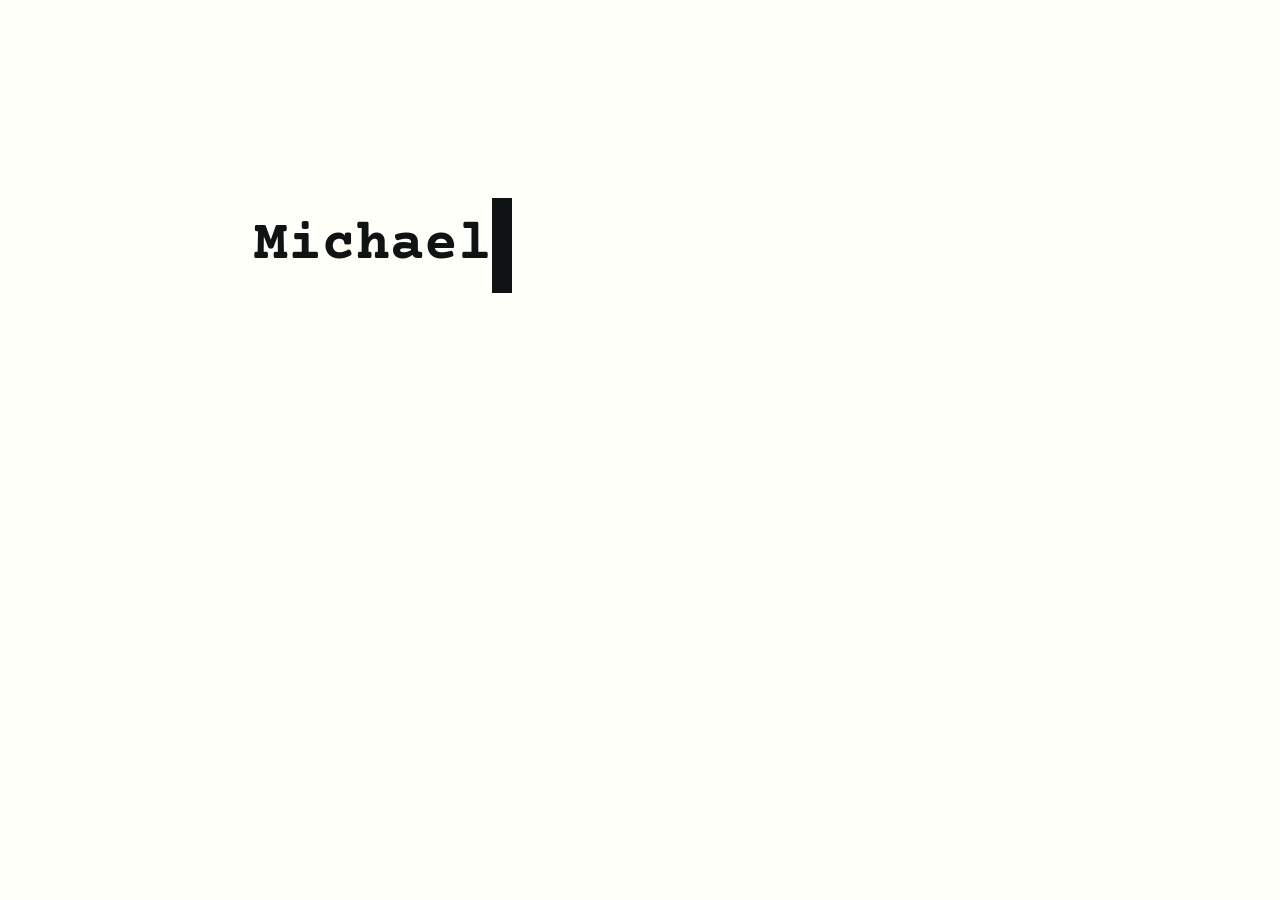
<file: index.html>
<!DOCTYPE html>
<html lang="en">
<head>
  <meta charset="UTF-8">
  <meta name="viewport" content="width=device-width, initial-scale=1.0">
  <title>Michael Mansour</title>
  <link rel="preconnect" href="https://fonts.googleapis.com">
  <link rel="preconnect" href="https://fonts.gstatic.com" crossorigin>
  <link href="https://fonts.googleapis.com/css2?family=Courier+Prime:ital,wght@0,400;0,700;1,400;1,700&display=swap" rel="stylesheet">
  <link rel="stylesheet" href="style.css">
</head>
<body>
  <div class="container">

    <header class="hero">
      <h1 class="typewriter" id="typewriter"></h1>
      <div class="hero-row">
        <div class="hero-text">
          <p class="subtitle" id="subtitle"></p>
          <div class="hero-links" id="hero-links">
            Socials: <a href="https://github.com/Mike-Mans" target="_blank" rel="noopener">GitHub</a>
            <span class="sep">/</span>
            <a href="https://www.linkedin.com/in/2004-michael-mansour/" target="_blank" rel="noopener">LinkedIn</a>
            <br>
            Email: <a href="mailto:michael@suminnovation.xyz">michael@suminnovation.xyz</a>
            <br>
            SUM Chain: <a href="https://sumchain.io/" target="_blank" rel="noopener">MMwxCo6U35xubBLi6N3ouktKiT7FM2gFE</a>
          </div>
        </div>
        <img src="Michael_Mansour.png" alt="Michael Mansour" class="avatar" id="avatar">
      </div>
    </header>

    <nav id="nav" class="nav hidden">
      <a href="portfolio.html">Portfolio</a>
      <a href="experience.html">Experience</a>
      <a href="cv.html">Resume/CV</a>
    </nav>

    <footer id="footer" class="hidden">
      <p>&copy; 2026 Michael Mansour</p>
    </footer>

  </div>

  <script src="script.js"></script>
</body>
</html>
</file>
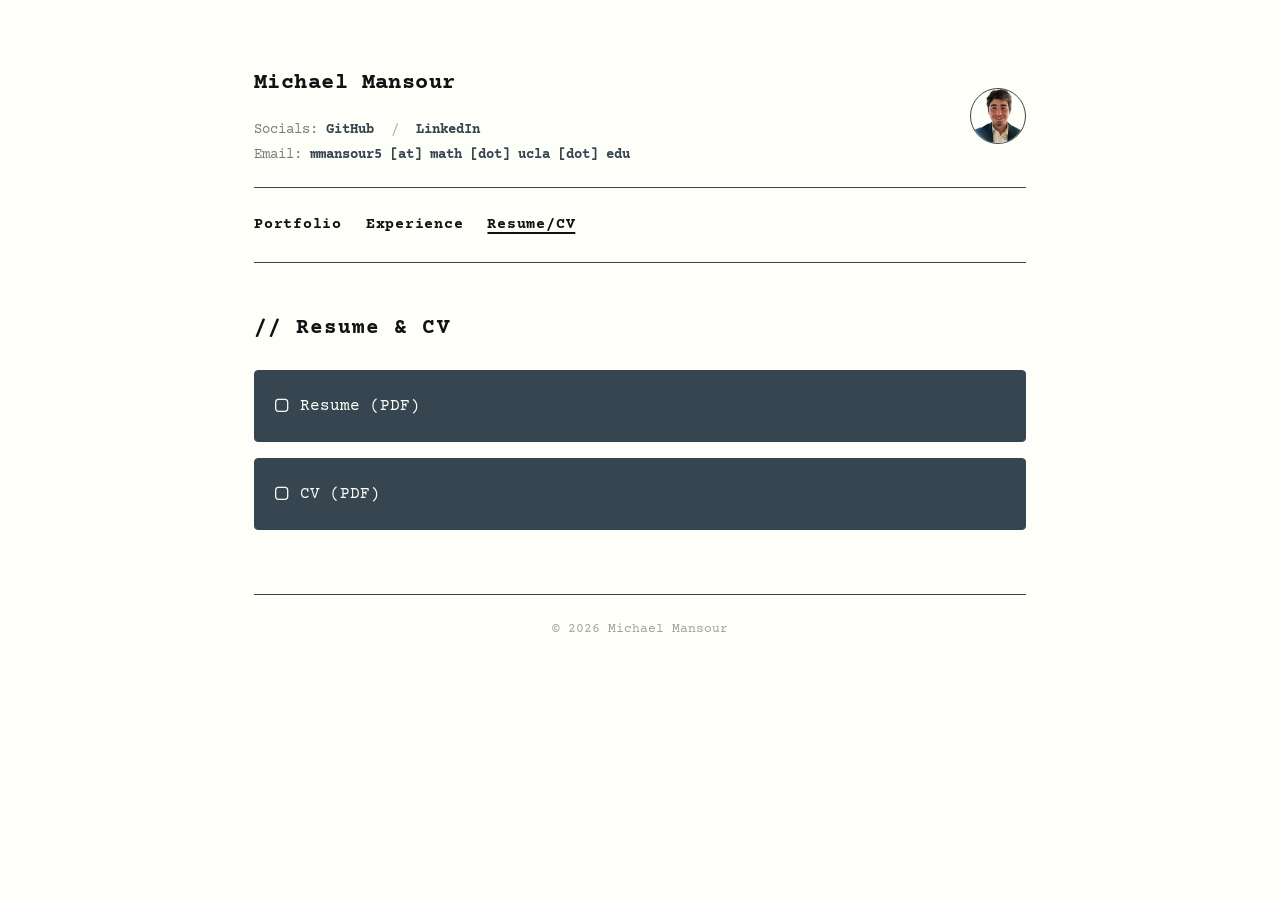
<file: cv.html>
<!DOCTYPE html>
<html lang="en">
<head>
  <meta charset="UTF-8">
  <meta name="viewport" content="width=device-width, initial-scale=1.0">
  <title>Resume/CV &mdash; Michael Mansour</title>
  <link rel="preconnect" href="https://fonts.googleapis.com">
  <link rel="preconnect" href="https://fonts.gstatic.com" crossorigin>
  <link href="https://fonts.googleapis.com/css2?family=Courier+Prime:ital,wght@0,400;0,700;1,400;1,700&display=swap" rel="stylesheet">
  <link rel="stylesheet" href="style.css">
</head>
<body>
  <div class="container">

    <header class="page-header">
      <div class="page-header-text">
        <a href="index.html" class="page-name">Michael Mansour</a>
        <div class="hero-links visible">
          Socials: <a href="https://github.com/Mike-Mans" target="_blank" rel="noopener">GitHub</a>
          <span class="sep">/</span>
          <a href="https://www.linkedin.com/in/2004-michael-mansour/" target="_blank" rel="noopener">LinkedIn</a>
          <br>
          Email: <a href="mailto:mmansour5@math.ucla.edu">mmansour5 [at] math [dot] ucla [dot] edu</a>
        </div>
      </div>
      <img src="Michael_Mansour.png" alt="Michael Mansour" class="avatar avatar--small">
    </header>

    <nav class="nav">
      <a href="portfolio.html">Portfolio</a>
      <a href="experience.html">Experience</a>
      <a href="cv.html" class="active">Resume/CV</a>
    </nav>

    <main>

      <section class="section">
        <h2>// Resume &amp; CV</h2>
        <div class="doc-links">
          <a href="docs/Resume.pdf" target="_blank" rel="noopener" class="doc-link">
            <span class="doc-icon">&#9634;</span>
            <span>Resume (PDF)</span>
          </a>
          <a href="docs/CV.pdf" target="_blank" rel="noopener" class="doc-link">
            <span class="doc-icon">&#9634;</span>
            <span>CV (PDF)</span>
          </a>
        </div>
      </section>

    </main>

    <footer>
      <p>&copy; 2026 Michael Mansour</p>
    </footer>

  </div>

  <script src="script.js"></script>
</body>
</html>
</file>
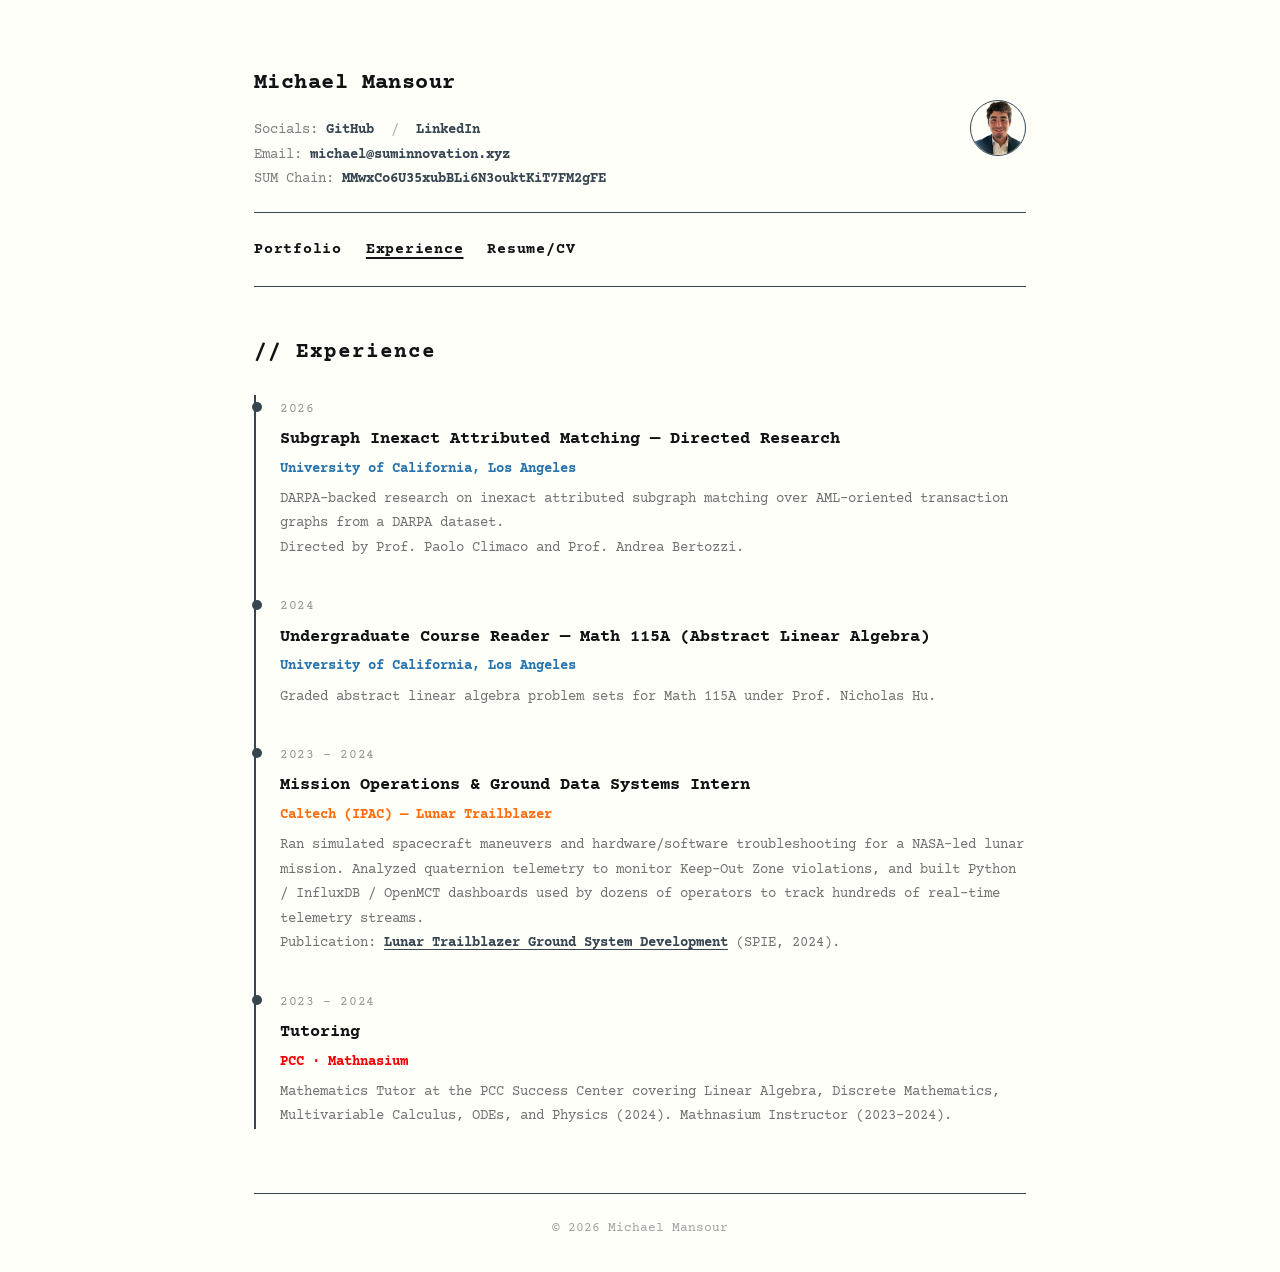
<file: experience.html>
<!DOCTYPE html>
<html lang="en">
<head>
  <meta charset="UTF-8">
  <meta name="viewport" content="width=device-width, initial-scale=1.0">
  <title>Experience &mdash; Michael Mansour</title>
  <link rel="preconnect" href="https://fonts.googleapis.com">
  <link rel="preconnect" href="https://fonts.gstatic.com" crossorigin>
  <link href="https://fonts.googleapis.com/css2?family=Courier+Prime:ital,wght@0,400;0,700;1,400;1,700&display=swap" rel="stylesheet">
  <link rel="stylesheet" href="style.css">
</head>
<body>
  <div class="container">

    <header class="page-header">
      <div class="page-header-text">
        <a href="index.html" class="page-name">Michael Mansour</a>
        <div class="hero-links visible">
          Socials: <a href="https://github.com/Mike-Mans" target="_blank" rel="noopener">GitHub</a>
          <span class="sep">/</span>
          <a href="https://www.linkedin.com/in/2004-michael-mansour/" target="_blank" rel="noopener">LinkedIn</a>
          <br>
          Email: <a href="mailto:michael@suminnovation.xyz">michael@suminnovation.xyz</a>
          <br>
          SUM Chain: <a href="https://sumchain.io/" target="_blank" rel="noopener">MMwxCo6U35xubBLi6N3ouktKiT7FM2gFE</a>
        </div>
      </div>
      <img src="Michael_Mansour.png" alt="Michael Mansour" class="avatar avatar--small">
    </header>

    <nav class="nav">
      <a href="portfolio.html">Portfolio</a>
      <a href="experience.html" class="active">Experience</a>
      <a href="cv.html">Resume/CV</a>
    </nav>

    <main>

      <section class="section">
        <h2>// Experience</h2>
        <div class="timeline">
          <div class="timeline-item">
            <span class="date">2026</span>
            <h3>Subgraph Inexact Attributed Matching &mdash; Directed Research</h3>
            <p class="company" style="color: #2774AE;">University of California, Los Angeles</p>
            <p>DARPA-backed research on inexact attributed subgraph matching over AML-oriented transaction graphs from a DARPA dataset.</p>
            <p>Directed by Prof. Paolo Climaco and Prof. Andrea Bertozzi.</p>
          </div>
          <div class="timeline-item">
            <span class="date">2024</span>
            <h3>Undergraduate Course Reader &mdash; Math 115A (Abstract Linear Algebra)</h3>
            <p class="company" style="color: #2774AE;">University of California, Los Angeles</p>
            <p>Graded abstract linear algebra problem sets for Math 115A under Prof. Nicholas Hu.</p>
          </div>
          <div class="timeline-item">
            <span class="date">2023 &ndash; 2024</span>
            <h3>Mission Operations &amp; Ground Data Systems Intern</h3>
            <p class="company" style="color: #FF6C0C;">Caltech (IPAC) &mdash; Lunar Trailblazer</p>
            <p>Ran simulated spacecraft maneuvers and hardware/software troubleshooting for a NASA-led lunar mission. Analyzed quaternion telemetry to monitor Keep-Out Zone violations, and built Python / InfluxDB / OpenMCT dashboards used by dozens of operators to track hundreds of real-time telemetry streams.</p>
            <p>Publication: <a href="https://www.spiedigitallibrary.org/conference-proceedings-of-spie/13098/130981K/Lunar-trailblazer-ground-system-development/10.1117/12.3027493.short?tab=ArticleLinkReference" target="_blank" rel="noopener">Lunar Trailblazer Ground System Development</a> (SPIE, 2024).</p>
          </div>
          <div class="timeline-item">
            <span class="date">2023 &ndash; 2024</span>
            <h3>Tutoring</h3>
            <p class="company" style="color: #F00000;">PCC &middot; Mathnasium</p>
            <p>Mathematics Tutor at the PCC Success Center covering Linear Algebra, Discrete Mathematics, Multivariable Calculus, ODEs, and Physics (2024). Mathnasium Instructor (2023&ndash;2024).</p>
          </div>
        </div>
      </section>

    </main>

    <footer>
      <p>&copy; 2026 Michael Mansour</p>
    </footer>

  </div>

  <script src="script.js"></script>
</body>
</html>
</file>
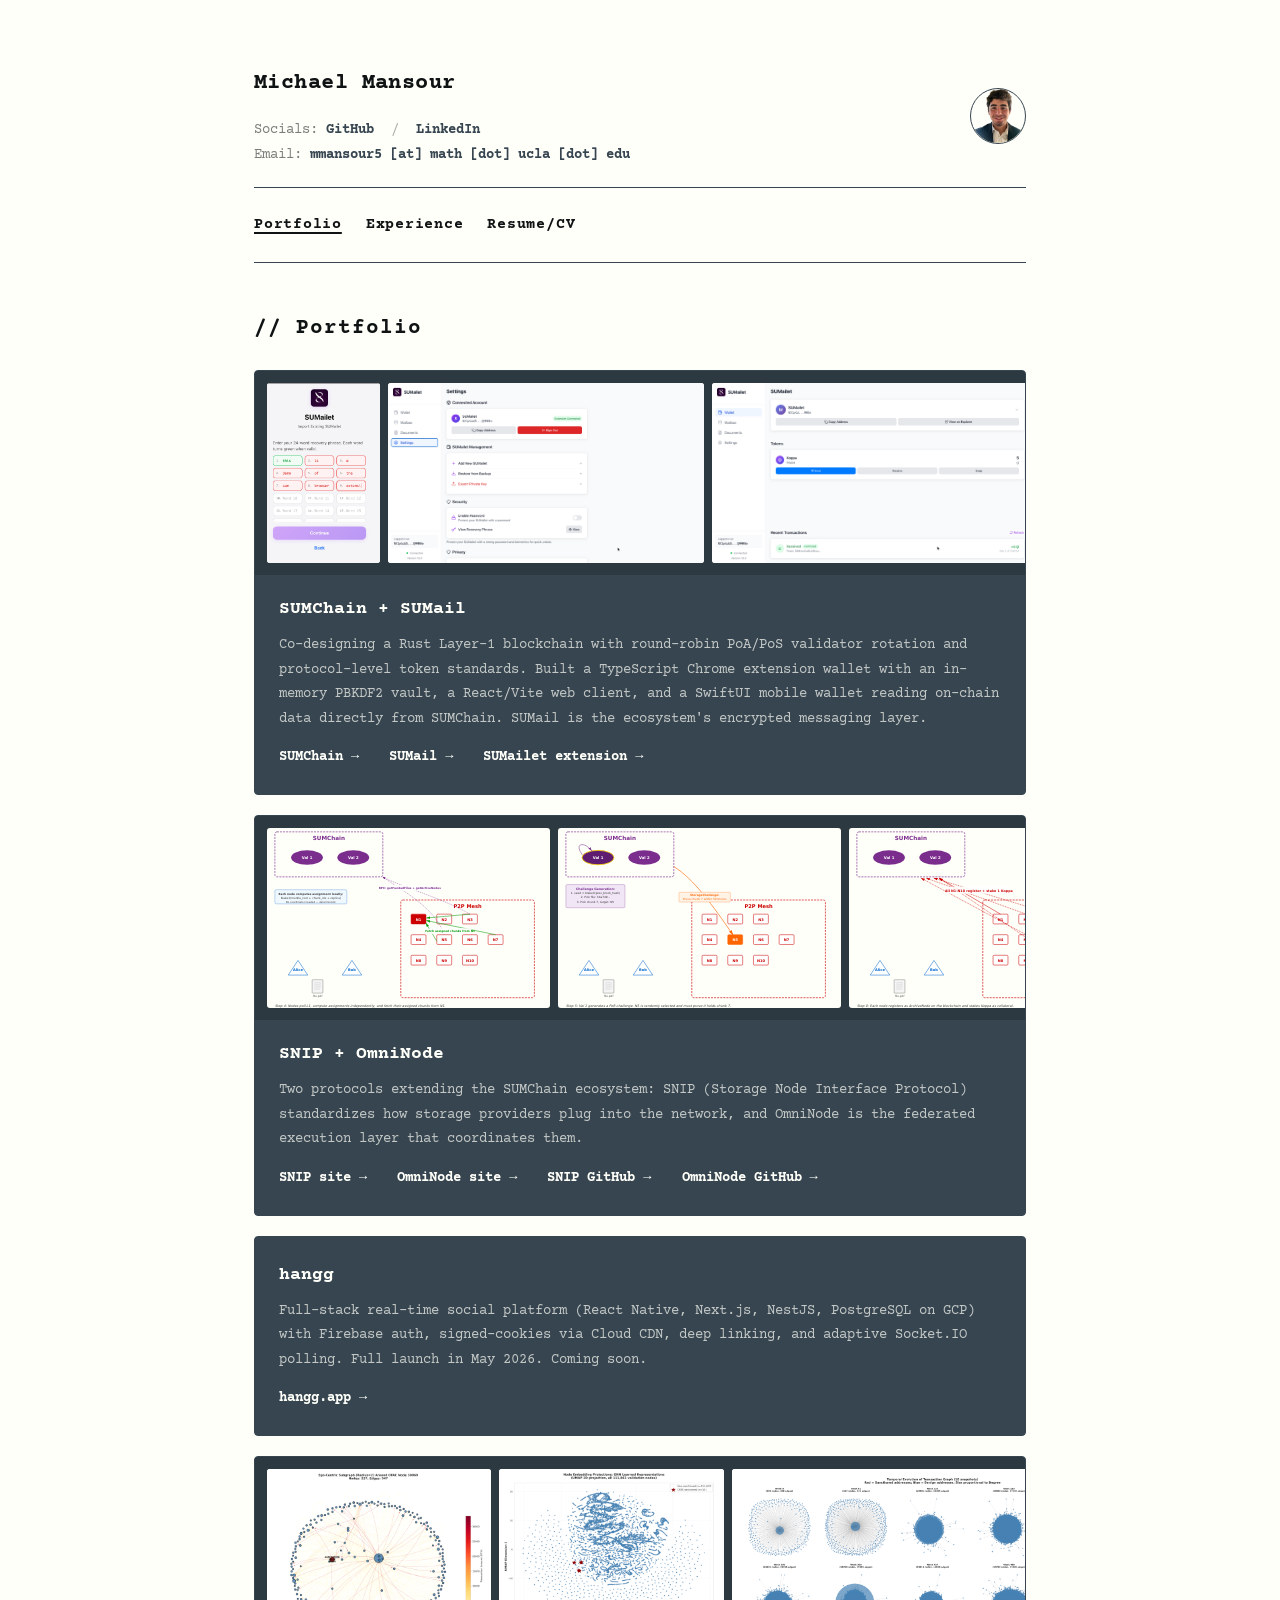
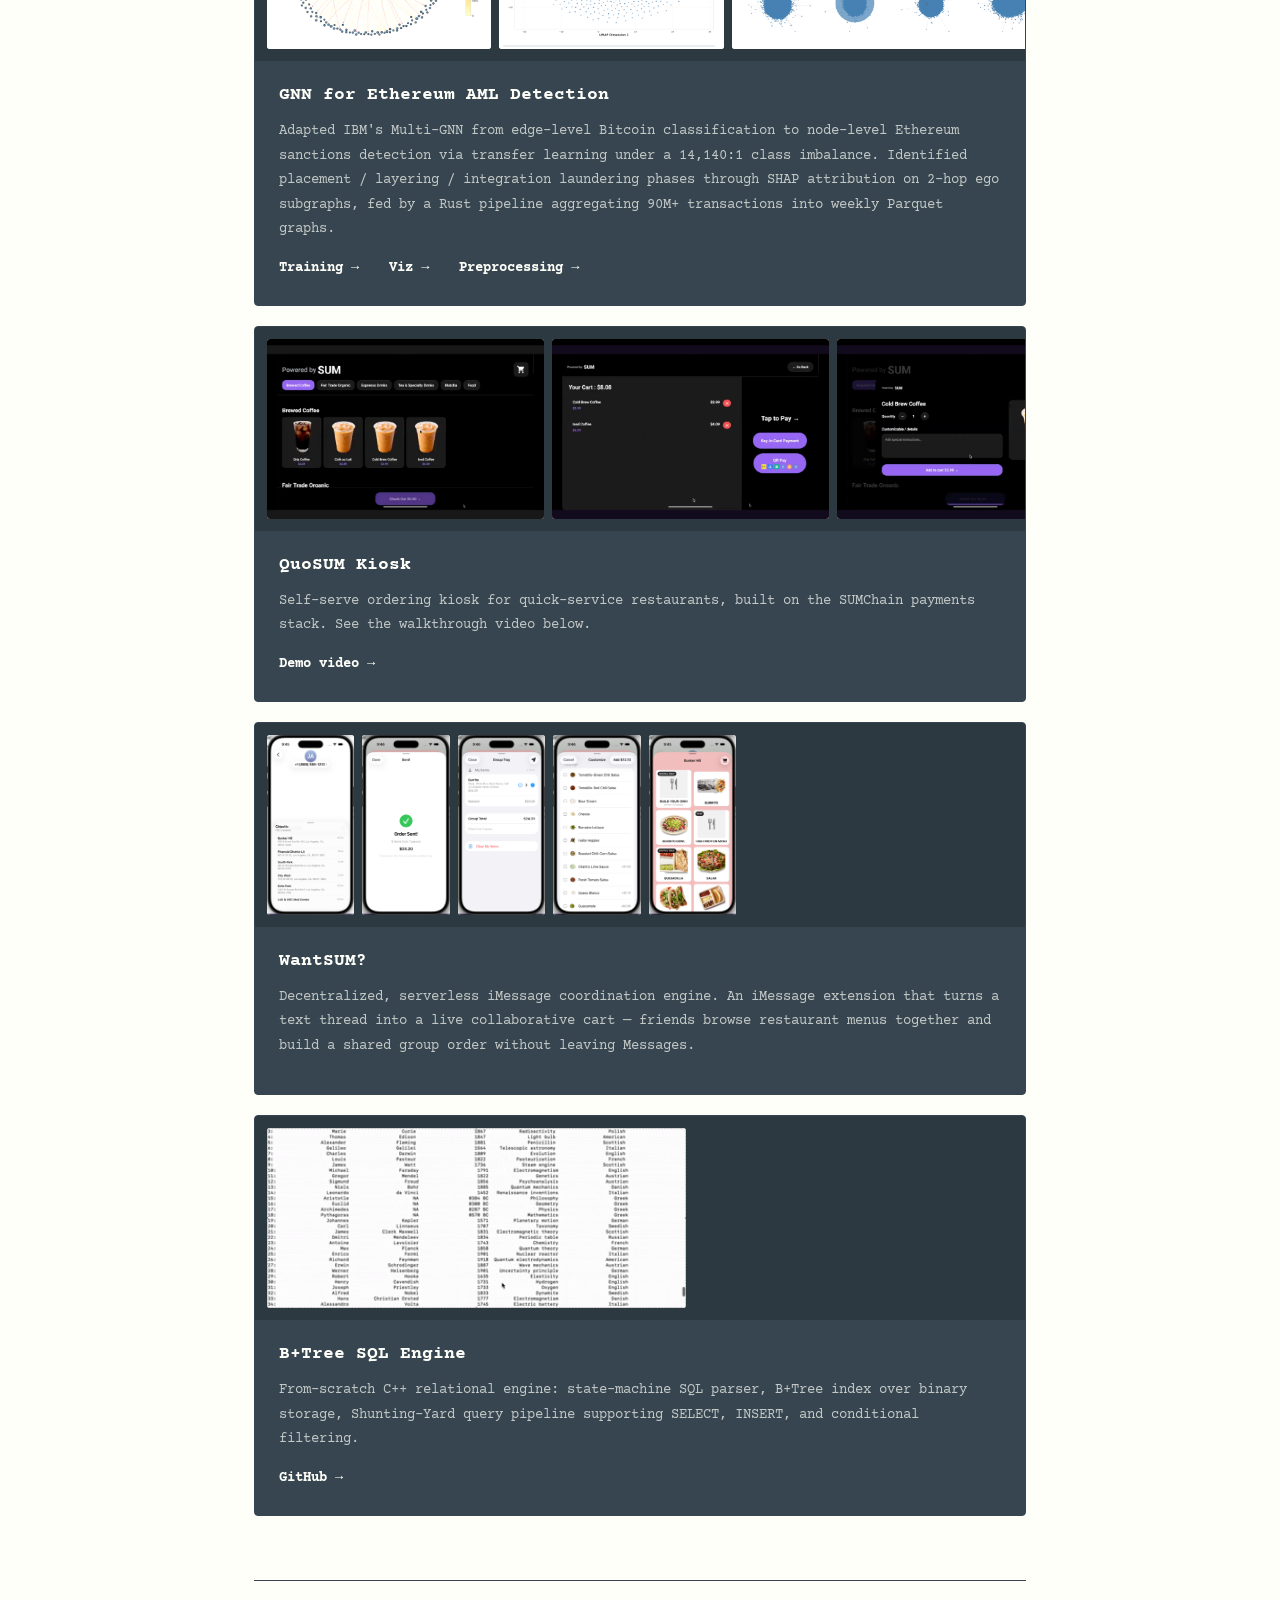
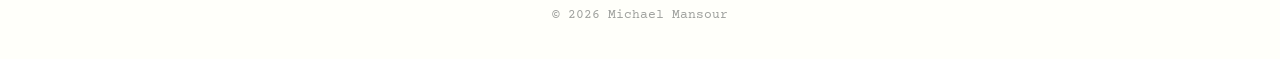
<file: portfolio.html>
<!DOCTYPE html>
<html lang="en">
<head>
  <meta charset="UTF-8">
  <meta name="viewport" content="width=device-width, initial-scale=1.0">
  <title>Portfolio &mdash; Michael Mansour</title>
  <link rel="preconnect" href="https://fonts.googleapis.com">
  <link rel="preconnect" href="https://fonts.gstatic.com" crossorigin>
  <link href="https://fonts.googleapis.com/css2?family=Courier+Prime:ital,wght@0,400;0,700;1,400;1,700&display=swap" rel="stylesheet">
  <link rel="stylesheet" href="style.css">
</head>
<body>
  <div class="container">

    <header class="page-header">
      <div class="page-header-text">
        <a href="index.html" class="page-name">Michael Mansour</a>
        <div class="hero-links visible">
          Socials: <a href="https://github.com/Mike-Mans" target="_blank" rel="noopener">GitHub</a>
          <span class="sep">/</span>
          <a href="https://www.linkedin.com/in/2004-michael-mansour/" target="_blank" rel="noopener">LinkedIn</a>
          <br>
          Email: <a href="mailto:mmansour5@math.ucla.edu">mmansour5 [at] math [dot] ucla [dot] edu</a>
        </div>
      </div>
      <img src="Michael_Mansour.png" alt="Michael Mansour" class="avatar avatar--small">
    </header>

    <nav class="nav">
      <a href="portfolio.html" class="active">Portfolio</a>
      <a href="experience.html">Experience</a>
      <a href="cv.html">Resume/CV</a>
    </nav>

    <main>

      <section class="section">
        <h2>// Portfolio</h2>
        <div class="card-grid">

          <div class="card">
            <div class="card-images">
              <img src="photos/Sumail1.png" alt="SUMail screenshot">
              <img src="photos/Sumail2.png" alt="SUMail screenshot">
              <img src="photos/Sumail3.png" alt="SUMail screenshot">
              <img src="photos/Sumail4.png" alt="SUMail screenshot">
            </div>
            <h3>SUMChain + SUMail</h3>
            <p>Co-designing a Rust Layer-1 blockchain with round-robin PoA/PoS validator rotation and protocol-level token standards. Built a TypeScript Chrome extension wallet with an in-memory PBKDF2 vault, a React/Vite web client, and a SwiftUI mobile wallet reading on-chain data directly from SUMChain. SUMail is the ecosystem's encrypted messaging layer.</p>
            <a href="https://sumchain.io/" target="_blank" rel="noopener" class="link">SUMChain &rarr;</a>
            &nbsp;
            <a href="https://sumail.xyz/" target="_blank" rel="noopener" class="link">SUMail &rarr;</a>
            &nbsp;
            <a href="https://chromewebstore.google.com/detail/sumaillet/nnbgdnfolmbmkcfpcnoodbageickpijp" target="_blank" rel="noopener" class="link">SUMailet extension &rarr;</a>
          </div>

          <div class="card">
            <div class="card-images">
              <img src="photos/snip1.svg" alt="SNIP diagram">
              <img src="photos/snip2.svg" alt="SNIP diagram">
              <img src="photos/snip3.svg" alt="SNIP diagram">
              <img src="photos/snip4.svg" alt="SNIP diagram">
            </div>
            <h3>SNIP + OmniNode</h3>
            <p>Two protocols extending the SUMChain ecosystem: SNIP (Storage Node Interface Protocol) standardizes how storage providers plug into the network, and OmniNode is the federated execution layer that coordinates them.</p>
            <a href="https://snip.sumchain.io/" target="_blank" rel="noopener" class="link">SNIP site &rarr;</a>
            &nbsp;
            <a href="https://omninode.suminnovation.xyz/" target="_blank" rel="noopener" class="link">OmniNode site &rarr;</a>
            &nbsp;
            <a href="https://github.com/SUM-INNOVATION/Storage-Node-Interface-Protocol" target="_blank" rel="noopener" class="link">SNIP GitHub &rarr;</a>
            &nbsp;
            <a href="https://github.com/SUM-INNOVATION/OmniNode-Protocol" target="_blank" rel="noopener" class="link">OmniNode GitHub &rarr;</a>
          </div>

          <div class="card">
            <h3>hangg</h3>
            <p>Full-stack real-time social platform (React Native, Next.js, NestJS, PostgreSQL on GCP) with Firebase auth, signed-cookies via Cloud CDN, deep linking, and adaptive Socket.IO polling. Full launch in May 2026. Coming soon.</p>
            <a href="https://hangg.app/" target="_blank" rel="noopener" class="link">hangg.app &rarr;</a>
          </div>

          <div class="card">
            <div class="card-images">
              <img src="photos/gnn1.png" alt="GNN AML visualization">
              <img src="photos/gnn2.png" alt="GNN AML visualization">
              <img src="photos/gnn3.png" alt="GNN AML visualization">
            </div>
            <h3>GNN for Ethereum AML Detection</h3>
            <p>Adapted IBM's Multi-GNN from edge-level Bitcoin classification to node-level Ethereum sanctions detection via transfer learning under a 14,140:1 class imbalance. Identified placement / layering / integration laundering phases through SHAP attribution on 2-hop ego subgraphs, fed by a Rust pipeline aggregating 90M+ transactions into weekly Parquet graphs.</p>
            <a href="https://github.com/Innovation-On-Blockchain/Transfer-Learning-Model-From-MultiGNN" target="_blank" rel="noopener" class="link">Training &rarr;</a>
            &nbsp;
            <a href="https://github.com/Innovation-On-Blockchain/Data-Visualization" target="_blank" rel="noopener" class="link">Viz &rarr;</a>
            &nbsp;
            <a href="https://github.com/Innovation-On-Blockchain/Data-Preprocessing-For-AML" target="_blank" rel="noopener" class="link">Preprocessing &rarr;</a>
          </div>

          <div class="card">
            <div class="card-images">
              <img src="photos/kiosk1.png" alt="QuoSUM Kiosk screenshot">
              <img src="photos/kiosk2.png" alt="QuoSUM Kiosk screenshot">
              <img src="photos/kiosk3.png" alt="QuoSUM Kiosk screenshot">
            </div>
            <h3>QuoSUM Kiosk</h3>
            <p>Self-serve ordering kiosk for quick-service restaurants, built on the SUMChain payments stack. See the walkthrough video below.</p>
            <a href="https://www.youtube.com/watch?v=hF4GODs_5YI" target="_blank" rel="noopener" class="link">Demo video &rarr;</a>
          </div>

          <div class="card">
            <div class="card-images">
              <img src="photos/wantsum1.png" alt="WantSUM screenshot">
              <img src="photos/wantsum2.png" alt="WantSUM screenshot">
              <img src="photos/wantsum3.png" alt="WantSUM screenshot">
              <img src="photos/wantsum4.png" alt="WantSUM screenshot">
              <img src="photos/wantsum5.png" alt="WantSUM screenshot">
            </div>
            <h3>WantSUM?</h3>
            <p>Decentralized, serverless iMessage coordination engine. An iMessage extension that turns a text thread into a live collaborative cart &mdash; friends browse restaurant menus together and build a shared group order without leaving Messages.</p>
          </div>

          <div class="card">
            <div class="card-images">
              <img src="photos/SQL_DEMO_1.gif" alt="B+Tree SQL demo">
            </div>
            <h3>B+Tree SQL Engine</h3>
            <p>From-scratch C++ relational engine: state-machine SQL parser, B+Tree index over binary storage, Shunting-Yard query pipeline supporting SELECT, INSERT, and conditional filtering.</p>
            <a href="https://github.com/Mike-Mans/C-SQL-CS008-Final-Project" target="_blank" rel="noopener" class="link">GitHub &rarr;</a>
          </div>

        </div>
      </section>

    </main>

    <footer>
      <p>&copy; 2026 Michael Mansour</p>
    </footer>

  </div>

  <script src="script.js"></script>
</body>
</html>
</file>
<file: style.css>
/* ── Reset & Base ──────────────────────────────── */
*, *::before, *::after {
  margin: 0;
  padding: 0;
  box-sizing: border-box;
}

html {
  scroll-behavior: smooth;
}

body {
  background: #FFFFFA;
  color: #101314;
  font-family: 'Courier Prime', 'Courier New', monospace;
  line-height: 1.7;
  min-height: 100vh;
}

::selection {
  background: #36454F;
  color: #FFFFFA;
}

/* ── Container ─────────────────────────────────── */
.container {
  max-width: 820px;
  margin: 0 auto;
  padding: 2rem 1.5rem;
}

/* ── Hero / Typewriter ─────────────────────────── */
.hero {
  display: flex;
  flex-direction: column;
  justify-content: center;
  min-height: 60vh;
  padding: 4rem 0 2rem;
}

.hero-row {
  display: flex;
  align-items: center;
  gap: 1.5rem;
  margin-top: 1rem;
}

.hero-text {
  flex: 1;
  min-width: 0;
}

.avatar {
  width: 110px;
  height: 110px;
  border-radius: 50%;
  object-fit: cover;
  border: 1px solid #36454F;
  flex-shrink: 0;
  opacity: 0;
  transition: opacity 0.6s ease;
}

.avatar.visible {
  opacity: 1;
}

.typewriter {
  font-size: clamp(2rem, 6vw, 3.5rem);
  font-weight: 700;
  color: #101314;
  white-space: nowrap;
  overflow: hidden;
  border-right: 0.6ch solid #101314;
  width: fit-content;
  animation: blink-caret 0.75s step-end infinite;
}

.typewriter.done {
  animation: blink-caret 0.75s step-end infinite;
}

.subtitle {
  margin-top: 1rem;
  font-size: 1.1rem;
  color: rgba(16, 19, 20, 0.5);
  opacity: 0;
  transition: opacity 0.6s ease;
}

.subtitle.visible {
  opacity: 1;
}

.hero-links {
  margin-top: 0.6rem;
  font-size: 0.9rem;
  color: rgba(16, 19, 20, 0.55);
  opacity: 0;
  transition: opacity 0.6s ease;
}

.hero-links.visible {
  opacity: 1;
}

.hero-links a {
  color: #36454F;
  text-decoration: none;
  font-weight: 700;
  transition: color 0.2s;
}

.hero-links a:hover {
  color: #101314;
  text-decoration: underline;
}

.hero-links .sep {
  margin: 0 0.55rem;
  color: rgba(16, 19, 20, 0.35);
}

@keyframes blink-caret {
  0%, 100% { border-color: #101314; }
  50% { border-color: transparent; }
}

/* ── Page Header (non-Home pages) ──────────────── */
.page-header {
  display: flex;
  align-items: center;
  justify-content: space-between;
  gap: 1rem;
  padding: 2rem 0 1.25rem;
}

.page-header-text {
  flex: 1;
  min-width: 0;
}

.page-header .page-name {
  display: inline-block;
  font-size: 1.4rem;
  font-weight: 700;
  color: #101314;
  text-decoration: none;
  letter-spacing: 0.02em;
  margin-bottom: 0.4rem;
  transition: color 0.2s;
}

.page-header .page-name:hover {
  color: #36454F;
}

.avatar--small {
  width: 56px;
  height: 56px;
  opacity: 1;
}

/* ── Nav ───────────────────────────────────────── */
.nav {
  display: flex;
  flex-wrap: wrap;
  gap: 1.5rem;
  padding: 1.5rem 0;
  border-top: 1px solid #36454F;
  border-bottom: 1px solid #36454F;
  margin-bottom: 3rem;
  transition: opacity 0.6s ease, transform 0.6s ease;
}

.nav a {
  color: #101314;
  text-decoration: none;
  font-weight: 700;
  font-size: 0.95rem;
  letter-spacing: 0.05em;
  transition: color 0.2s;
}

.nav a:hover {
  color: #36454F;
}

.nav a.active {
  text-decoration: underline;
  text-underline-offset: 4px;
  text-decoration-thickness: 2px;
}

/* ── Sections ──────────────────────────────────── */
.section {
  margin-bottom: 4rem;
}

.section h2 {
  font-size: 1.3rem;
  color: #101314;
  margin-bottom: 1.5rem;
  letter-spacing: 0.05em;
}

/* ── Cards (Projects) ──────────────────────────── */
.card-grid {
  display: grid;
  grid-template-columns: 1fr;
  gap: 1.25rem;
}

.card {
  border: 1px solid #36454F;
  padding: 1.5rem;
  border-radius: 4px;
  background: #36454F;
  transition: border-color 0.2s, transform 0.2s;
  overflow: hidden;
}

.card-images {
  display: flex;
  gap: 0.5rem;
  margin: -1.5rem -1.5rem 1.25rem;
  padding: 0.75rem;
  background: rgba(0, 0, 0, 0.18);
  overflow-x: auto;
}

.card-images img {
  height: 180px;
  width: auto;
  border-radius: 3px;
  flex-shrink: 0;
  object-fit: contain;
  background: #FFFFFA;
}

.card:hover {
  border-color: #101314;
  transform: translateY(-2px);
}

.card h3 {
  color: #FFFFFA;
  margin-bottom: 0.5rem;
  font-size: 1.1rem;
}

.card p {
  font-size: 0.9rem;
  color: rgba(255, 255, 250, 0.7);
  margin-bottom: 0.75rem;
}

.card .link {
  color: #FFFFFA;
  text-decoration: none;
  font-size: 0.85rem;
  font-weight: 700;
}

.card .link:hover {
  text-decoration: underline;
}

/* ── Mini Cards (Other Projects) ───────────────── */
.subsection-heading {
  font-size: 1rem;
  color: rgba(16, 19, 20, 0.55);
  margin: 2.5rem 0 1rem;
  letter-spacing: 0.05em;
  font-weight: 700;
}

.mini-grid {
  display: grid;
  grid-template-columns: 1fr;
  gap: 0.75rem;
}

.mini-card {
  border: 1px solid #36454F;
  padding: 0.9rem 1rem;
  border-radius: 4px;
  background: #FFFFFA;
  transition: border-color 0.2s, transform 0.2s;
}

.mini-card:hover {
  border-color: #101314;
  transform: translateY(-2px);
}

.mini-card h4 {
  color: #101314;
  font-size: 0.95rem;
  margin-bottom: 0.3rem;
}

.mini-card p {
  font-size: 0.8rem;
  color: rgba(16, 19, 20, 0.65);
  line-height: 1.5;
  margin-bottom: 0.4rem;
}

.mini-card .link {
  color: #36454F;
  text-decoration: none;
  font-size: 0.75rem;
  font-weight: 700;
}

.mini-card .link:hover {
  text-decoration: underline;
}

@media (min-width: 600px) {
  .mini-grid {
    grid-template-columns: repeat(3, 1fr);
  }
}

/* ── Timeline (Experience) ─────────────────────── */
.timeline {
  border-left: 2px solid #36454F;
  padding-left: 1.5rem;
}

.timeline-item {
  position: relative;
  margin-bottom: 2rem;
}

.timeline-item::before {
  content: '';
  position: absolute;
  left: -1.75rem;
  top: 0.45rem;
  width: 10px;
  height: 10px;
  background: #36454F;
  border-radius: 50%;
}

.timeline-item .date {
  font-size: 0.8rem;
  color: rgba(16, 19, 20, 0.45);
  letter-spacing: 0.05em;
}

.timeline-item h3 {
  color: #101314;
  font-size: 1.05rem;
  margin: 0.25rem 0 0.15rem;
}

.timeline-item .company {
  color: #36454F;
  font-size: 0.9rem;
  font-weight: 700;
  margin-bottom: 0.35rem;
}

.timeline-item p:not(.company) {
  font-size: 0.9rem;
  color: rgba(16, 19, 20, 0.6);
}

.timeline-item a {
  color: #36454F;
  font-weight: 700;
  text-decoration: underline;
  text-underline-offset: 3px;
  transition: color 0.2s;
}

.timeline-item a:hover {
  color: #101314;
}

/* ── Docs / CV ─────────────────────────────────── */
.doc-links {
  display: flex;
  flex-direction: column;
  gap: 1rem;
}

.doc-link {
  display: flex;
  align-items: center;
  gap: 0.75rem;
  color: #FFFFFA;
  text-decoration: none;
  padding: 1rem 1.25rem;
  border: 1px solid #36454F;
  border-radius: 4px;
  background: #36454F;
  transition: border-color 0.2s;
}

.doc-link:hover {
  border-color: #101314;
}

.doc-icon {
  font-size: 1.4rem;
  color: #FFFFFA;
}

/* ── Footer ────────────────────────────────────── */
footer {
  margin-top: 3rem;
  padding-top: 1.5rem;
  border-top: 1px solid #36454F;
  text-align: center;
  font-size: 0.8rem;
  color: rgba(16, 19, 20, 0.4);
  transition: opacity 0.6s ease;
}

/* ── Utility ───────────────────────────────────── */
.hidden {
  opacity: 0;
  transform: translateY(12px);
  pointer-events: none;
}
</file>
